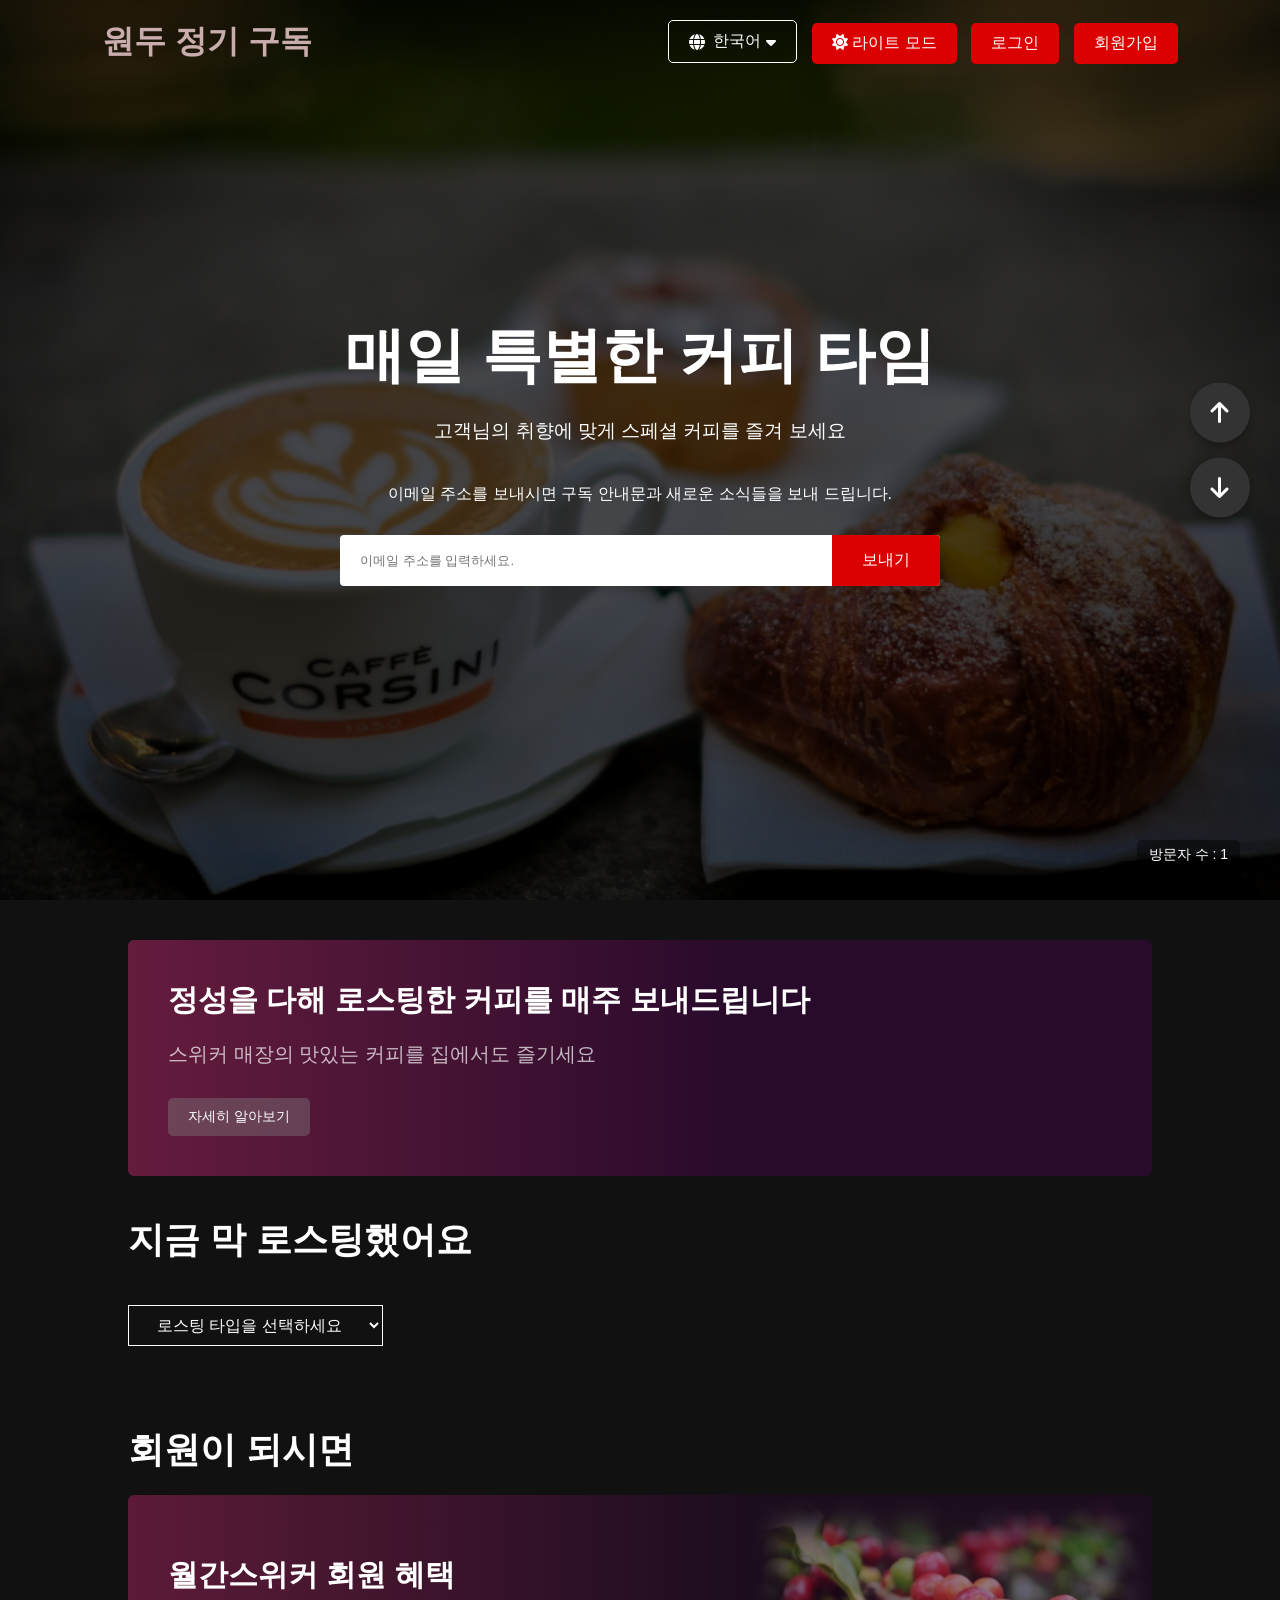
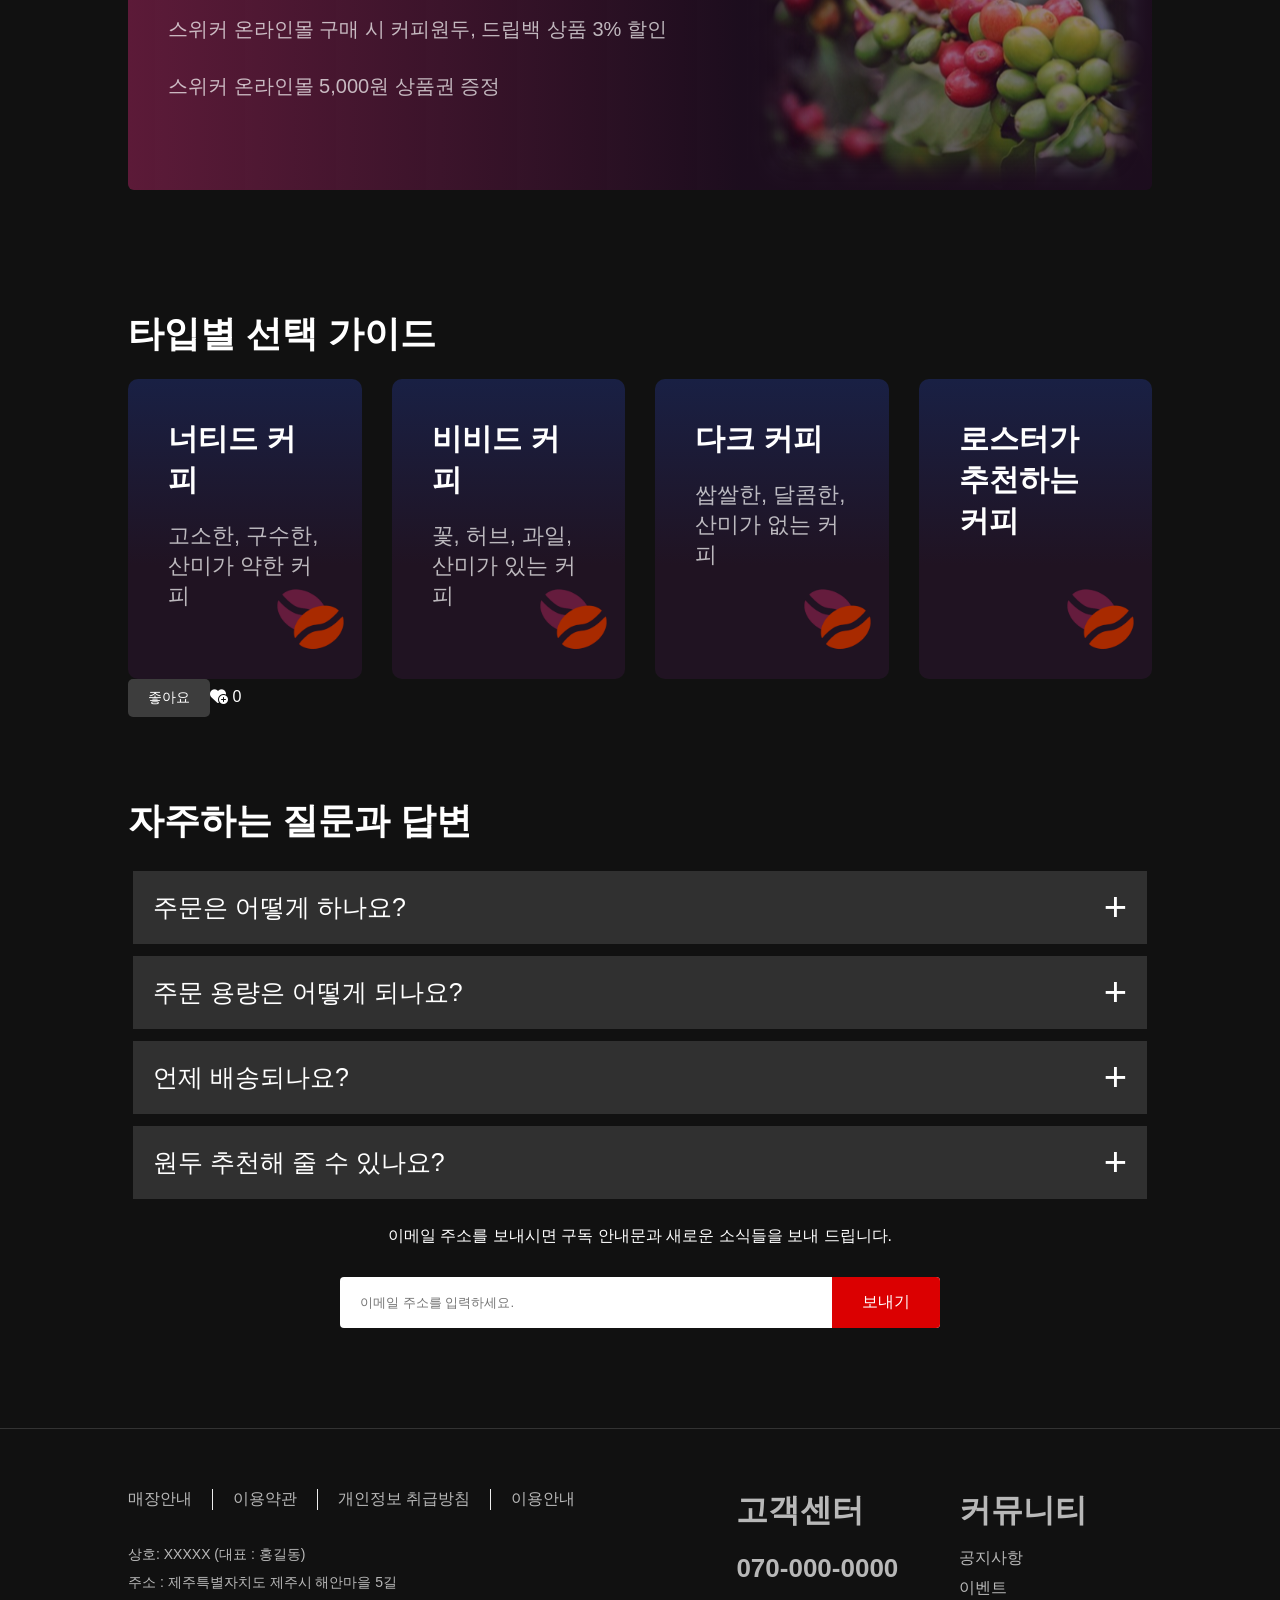
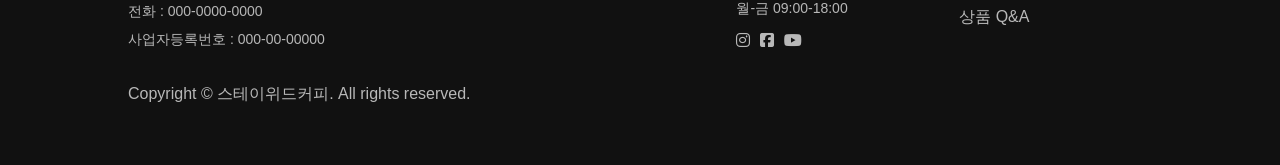
<file: index.html>
<!DOCTYPE html>
<html lang="ko">
<head>
  <meta charset="UTF-8">
  <meta name="viewport" content="width=device-width, initial-scale=1.0">
  <title>원두 정기 구독</title>
  <link rel="stylesheet" href="https://cdnjs.cloudflare.com/ajax/libs/font-awesome/6.5.1/css/all.min.css" integrity="sha512-DTOQO9RWCH3ppGqcWaEA1BIZOC6xxalwEsw9c2QQeAIftl+Vegovlnee1c9QX4TctnWMn13TZye+giMm8e2LwA==" crossorigin="anonymous" referrerpolicy="no-referrer" />
  <link rel="stylesheet" href="style.css">
</head>
<body>
  <!-- 헤더 -->
  <header>
    <nav>
      <a href="#" class="logo" onclick="window.location.reload(); return false;">원두 정기 구독</a>
      <!-- <h1 class="logo">원두정기구독</h1> -->
      <div>
        <button class="lang"><i class="fa-solid fa-globe"></i>한국어 <i class="fa-solid fa-caret-down"></i></button>
        <button id="theme-toggle-btn"><i class="fa-solid fa-sun"></i> 라이트 모드</button>
        <span id="user-status" class="hidden"></span>
        <button id="login-nav-btn">로그인</button>
        <button id="signup-nav-btn">회원가입</button>
        <button id="logout-btn" class="hidden">로그아웃</button>
      </div>
    </nav>
    <div class="header-content">
      <h2>매일 특별한 커피 타임</h2>
      <h3>고객님의 취향에 맞게 스페셜 커피를 즐겨 보세요</h3>
      <p>이메일 주소를 보내시면 구독 안내문과 새로운 소식들을 보내 드립니다.</p>
      <form class="add-email">
        <div class="input-wrapper">
          <input type="email" placeholder="이메일 주소를 입력하세요." required>
          <button type="button" class="clear-btn"><i class="fa-solid fa-xmark"></i></button>
        </div>
        <button type="submit">보내기</button>
      </form>
    </div>

    <div class="visitor-box">
      방문자 수 : <span id="visit">0</span>
    </div>

  </header>

  <!-- 배너 -->
  <section id="banner">
    <div class="banner-content">
      <h3>정성을 다해 로스팅한 커피를 매주 보내드립니다</h3>
      <p>스위커 매장의 맛있는 커피를 집에서도 즐기세요</p>
      <button id="banner-btn">자세히 알아보기</button>
    </div>
    <h2>지금 막 로스팅했어요</h2>
        <div class="select-container">
          <select class="select-menu" id="roast-select">
            <option value="" disabled selected>로스팅 타입을 선택하세요</option>
            <option value="light">라이트 로스트</option>
            <option value="medium">미디엄 로스트</option>
            <option value="dark">다크 로스트</option>
          </select>
          
          <div class="roast-bubble hidden" id="roast-bubble">
            <span class="bubble-close" id="bubble-close"><i class="fa-solid fa-xmark"></i></span>
            <p id="roast-desc"></p>
          </div>
        </div>
  </section>

  <!-- 멤버십 -->
  <section id="membership">
    <h2>회원이 되시면</h2>
    <div class="membership-content">
      <h3>월간스위커 회원 혜택</h3>
      <p>스위커 온라인몰 구매 시 커피원두, 드립백 상품 3% 할인</p>
      <p>스위커 온라인몰 5,000원 상품권 증정</p>
    </div>
  </section>  

  <!-- 가이드 -->
  <section id="choice">
    <h2>타입별 선택 가이드</h2>
    <div class="choice-content">
      <div class="card">
       <h3>너티드 커피</h3> 
       <p>고소한, 구수한, 산미가 약한 커피</p>   
       <div class="bean-img">
        <img src="images/beans.png" alt="">
       </div>    
      </div>
      <div class="card">
        <h3>비비드 커피</h3> 
        <p>꽃, 허브, 과일, 산미가 있는 커피</p>
        <div class="bean-img">
          <img src="images/beans.png" alt="">
         </div>  
      </div>
      <div class="card">
        <h3>다크 커피</h3> 
        <p>쌉쌀한, 달콤한, 산미가 없는 커피</p>
        <div class="bean-img">
          <img src="images/beans.png" alt="">
         </div>  
      </div>
      <div class="card">
        <h3>로스터가 추천하는 커피</h3>     
        <div class="bean-img">
          <img src="images/beans.png" alt="">
         </div>  
      </div>
    </div>
    <div class="like-box">
      <button id="like">좋아요</button><i class="fa-solid fa-heart-circle-plus"></i> <span id="likeCount">0</span></button>
    </div>
  </section>  

  <!-- FAQ -->
  <section id="faq">
    <h2>자주하는 질문과 답변</h2>
    <ul class="accordion">
      <li>
        <input type="radio" name="accordion" id="first">
        <label for="first">주문은 어떻게 하나요?</label>
        <div class="content">          
          <p>스위커 온라인몰에서 주문하셔도 되고, 000-0000-0000으로 전화해서 궁금한 것들을 확인한 후 주문하셔도 됩니다.</p>
        </div>
      </li>
      <li>
        <input type="radio" name="accordion" id="second">
        <label for="second">주문 용량은 어떻게 되나요?</label>
        <div class="content">
          <p>고객님의 취향에 맞는 커피를 매주 또는 격주로 배송합니다. 주문 용량은 원두별로 100g씩, 200g씩 필요한 양을 주문하시면 됩니다. </p>
          <p>같은 종류의 커피로 200g을 주문할 수도 있고, 다른 종류의 커피로 100g씩 2개를 주문하셔도 됩니다.</p>
          <p>홈카페를 위한 100g, 200g 포장과 오피스카페를 위한 500g, 1kg 포장이 있습니다. </p>
        </div>
      </li>
      <li>
        <input type="radio" name="accordion" id="third">
        <label for="third">언제 배송되나요?</label>
        <div class="content">
          <p>매주 목요일에 배송 출발합니다. 제주도내는 금요일에 받으실 수 있고 도외는 토요일에 받으실 수 있습니다. </p>
          <p>단, 목요일이 공휴일이거나 택배 물량이 몰리는 시즌일 경우 하루 이틀 조정될 수 있습니다.</p>
        </div>
      </li>
      <li>
        <input type="radio" name="accordion" id="fourth">
        <label for="fourth">원두 추천해 줄 수 있나요?</label>
        <div class="content">
          <p>'로스터가 추천하는 커피'를 선택하시면 고객님과 상담 후 고객님께 맞는 제품으로 매주 혹은 격주로 배송해 드립니다. </p>
          <p>그 외에 특별히 원하는 원두가 있을 경우 000-0000-0000으로 전화주시면 도와드리겠습니다.</p>
        </div>
      </li>
    </ul>
    <div class="newsletter">
      <p align="center">이메일 주소를 보내시면 구독 안내문과 새로운 소식들을 보내 드립니다.</p>
      <form class="add-email">
        <div class="input-wrapper">
          <input type="email" placeholder="이메일 주소를 입력하세요." required>
          <button type="button" class="clear-btn"><i class="fa-solid fa-xmark"></i></button>
        </div>
        <button type="submit">보내기</button>
      </form>
    </div>
  </section>  

  <!-- 회원가입 모달 -->
  <div class="modal-overlay" id="signup-modal">
    <div class="modal-content">
      <span class="close-btn">&times;</span>
      <h2>회원가입</h2>
      <input type="text" id="signup-id" placeholder="아이디">
      <input type="password" id="signup-pw" placeholder="비밀번호">
      <input type="password" id="signup-pw-confirm" placeholder="비밀번호 확인">
      <div id="signup-error" class="error-msg"></div>
      <button class="submit-btn" id="signup-submit">가입하기</button>
    </div>
  </div>

  <!-- 로그인 모달 -->
  <div class="modal-overlay" id="login-modal">
    <div class="modal-content">
      <span class="close-btn">&times;</span>
      <h2>로그인</h2>
      <input type="text" id="login-id" placeholder="아이디">
      <input type="password" id="login-pw" placeholder="비밀번호">
      <div id="login-error" class="error-msg"></div>
      <button class="submit-btn" id="login-submit">로그인</button>
    </div>
  </div>


  <!-- 배너 버튼 모달 -->
  <div class="modal-overlay" id="banner-modal">
    <div class="modal-content">
      <span class="close-btn">&times;</span>
      <h2>정기 구독 안내</h2>
      <p>
        스위커의 신선한 원두를 매주 또는 격주로 받아보실 수 있습니다.
        고객님의 취향에 맞는 커피를 로스터가 직접 추천해 드립니다.
      </p>
      <p>
        원두는 주문 후 로스팅하여 배송되며
        다양한 로스트 타입을 선택하실 수 있습니다.
      </p>
    </div>
  </div>


  
  <!-- 이벤트 메뉴 모달 -->
  <div class="modal-overlay" id="event-modal">
    <div class="modal-content">
      <span class="close-btn">&times;</span>
      <h2>이벤트 안내</h2>
      <img src="images/event.png" alt="이벤트 이미지">
      <p>신규 회원 가입 시 10% 할인 쿠폰을 제공합니다.</p>
      <p>매주 금요일 원두 20% 할인 이벤트 진행됩니다.</p>
      <p>자세한 내용은 공지사항을 확인해 주세요.</p>
    </div>
  </div> 


    
  <!-- 푸터 -->
  <footer>
    <div class="footer-content">
      <div class="col left">
        <ul class="footer-nav">
          <li><a href="#" id="store-info-btn">매장안내</a></li>
          <li><a href="#">이용약관</a></li>
          <li><a href="#">개인정보 취급방침</a></li>
          <li><a href="#">이용안내</a></li>
        </ul>

        <div class="modal-overlay" id="map-modal">
          <div class="modal-content" style="max-width: 600px;">
            <span class="close-btn">&times;</span>
            <h2>매장 위치</h2>
            <p style="text-align: center; margin-bottom: 15px; color: #555;">경기도 성남시 수정구 창업로 42<br><br>(판교 제2테크노밸리 기업성장센터)</p>
            
            <iframe 
              src="https://maps.google.com/maps?q=경기도%20성남시%20수정구%20창업로%2042&t=&z=16&ie=UTF8&iwloc=&output=embed" 
              width="100%" 
              height="400" 
              style="border:0; border-radius: 8px;" 
              allowfullscreen="" 
              loading="lazy">
            </iframe>
          </div>
        </div>

        <div class="footer-info">
          <p>상호: XXXXX (대표 : 홍길동)</p>
          <p>주소 : 제주특별자치도 제주시 해안마을 5길 </p>
          <p>전화 : 000-0000-0000</p>
          <p>사업자등록번호 : 000-00-00000</p>
        </div>
      </div>
      <div class="col center">
        <h2>고객센터</h2>
        <h3>070-000-0000</h3>
        <p>월-금 09:00-18:00</p>
        <ul class="socials">
          <li><a href="#"><i class="fa-brands fa-instagram"></i></a></li>
          <li><a href="#"><i class="fa-brands fa-square-facebook"></i></a></li>
          <li><a href="#"><i class="fa-brands fa-youtube"></i></a></li>
        </ul>
      </div>
      <div class="col right">
        <h2>커뮤니티</h2>
        <p><a href="#">공지사항</a></p>
        <p><a href="#" id = "event-btn">이벤트</a></p>
        <p><a href="#">상품 Q&A</a></p>
      </div>
    </div>
    <div class="copyright">
      <p>Copyright &copy; 스테이위드커피. All rights reserved.</p>
    </div>

  </footer>  
  <script src="script.js" defer></script>

  <div class="scroll-btns">
    <button id="scroll-top"><i class="fa-solid fa-arrow-up"></i></button>
    <button id="scroll-bottom"><i class="fa-solid fa-arrow-down"></i></button>
  </div>
  
</body>
</html>
</file>
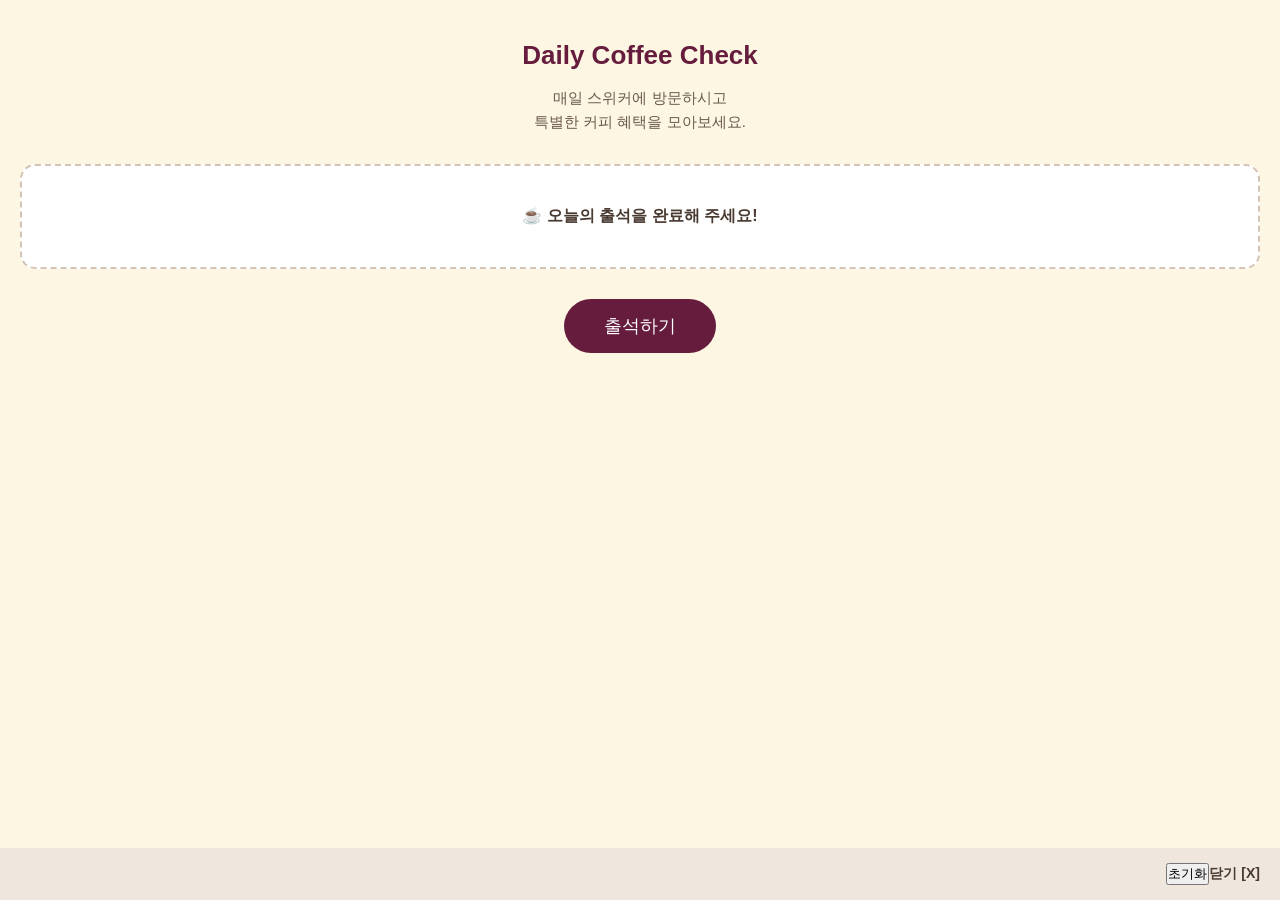
<file: attendancePopup.html>
<!DOCTYPE html>
<html lang="ko">
<head>
    <meta charset="UTF-8">
    <title>스위커 출석 체크</title>
    <style>
        * {
            box-sizing: border-box;
            margin: 0;
            padding: 0;
        }
        body {
            background-color: #FDF6E3; 
            color: #4A3B32; 
            font-family: 'Pretendard', sans-serif;
            text-align: center;
            display: flex;
            flex-direction: column;
            height: 100vh;
        }
        .content {
            flex: 1;
            padding: 40px 20px;
        }
        h1 {
            font-size: 26px;
            margin-bottom: 15px;
            color: #651C3D; 
        }
        p {
            font-size: 15px;
            line-height: 1.6;
            margin-bottom: 30px;
            color: #6A5A4D;
        }
        .stamp-board {
            background: #fff;
            border: 2px dashed #D4C4B7;
            border-radius: 15px;
            padding: 40px 20px;
            margin-bottom: 30px;
            font-weight: bold;
            transition: background-color 0.3s;
        }
        .check-btn {
            background-color: #651C3D;
            color: white;
            border: none;
            padding: 15px 40px;
            font-size: 18px;
            border-radius: 30px;
            cursor: pointer;
            transition: background-color 0.3s;
        }
        .check-btn:hover:not(:disabled) {
            background-color: #4A142D;
        }
        /* 비활성화된 버튼 스타일 */
        .check-btn:disabled {
            background-color: #cccccc;
            color: #777777;
            cursor: not-allowed;
        }
        .footer {
            background-color: #EFE6DD;
            padding: 15px 20px;
            display: flex;
            justify-content: flex-end; /* 우측 정렬로 변경 */
            align-items: center;
        }
        .close-btn {
            background: none;
            border: none;
            color: #4A3B32;
            cursor: pointer;
            font-weight: bold;
            font-size: 14px;
        }
    </style>
</head>
<body>
    <div class="content">
        <h1>Daily Coffee Check</h1>
        <p>매일 스위커에 방문하시고<br>특별한 커피 혜택을 모아보세요.</p>
        
        <div class="stamp-board" id="stamp-board">
            ☕ 오늘의 출석을 완료해 주세요!
        </div>
        
        <button class="check-btn" id="check-btn" onclick="attend()">출석하기</button>
    </div>

    <div class="footer">
        <button class="reset-btn" onclick="resetAttendance()">초기화</button>
        <button class="close-btn" onclick="window.close()">닫기 [X]</button>
    </div>

    <script>
        // 화면이 로드될 때 출석 상태 확인
        document.addEventListener('DOMContentLoaded', () => {
            const today = new Date().toLocaleDateString();
            const lastAttend = localStorage.getItem('lastAttendanceDate');

            // 오늘 이미 출석했다면 UI를 완료 상태로 변경
            if (lastAttend === today) {
                setCompletedUI();
            }
        });

        // 출석하기 버튼 동작
        function attend() {
            const today = new Date().toLocaleDateString();
            
            // 로컬 스토리지에 오늘 날짜 저장
            localStorage.setItem('lastAttendanceDate', today);
            
            // 화면 UI 변경
            setCompletedUI();
            alert('오늘의 출석이 완료되었습니다!');
        }
        
        // 출석 완료 상태 UI 변경 함수
        function setCompletedUI() {
            const btn = document.getElementById('check-btn');
            const board = document.getElementById('stamp-board');
            
            // 오늘 날짜 문자열 생성
            const todayString = new Date().toLocaleDateString();

            btn.innerText = '오늘 출석 완료';
            btn.disabled = true; // 버튼 비활성화
            
            // 백틱(`)을 사용하여 날짜 변수(todayString) 삽입
            board.innerHTML = `☕ 오늘(${todayString}) 출석이 완료되었습니다!<br><br>내일 다시 방문해 주세요.`;
            board.style.backgroundColor = '#EFE6DD';
        }

        function resetAttendance() {
            // 로컬 스토리지 데이터 삭제
            localStorage.removeItem('lastAttendanceDate');
            
            // 화면 UI 초기화
            const btn = document.getElementById('check-btn');
            const board = document.getElementById('stamp-board');

            btn.innerText = '출석하기';
            btn.disabled = false; // 버튼 활성화
            
            board.innerHTML = '☕ 오늘의 출석을 완료해 주세요!';
            board.style.backgroundColor = '#fff';

            alert('출석 기록이 초기화되었습니다.');
        }
    </script>

</body>
</html>
</file>
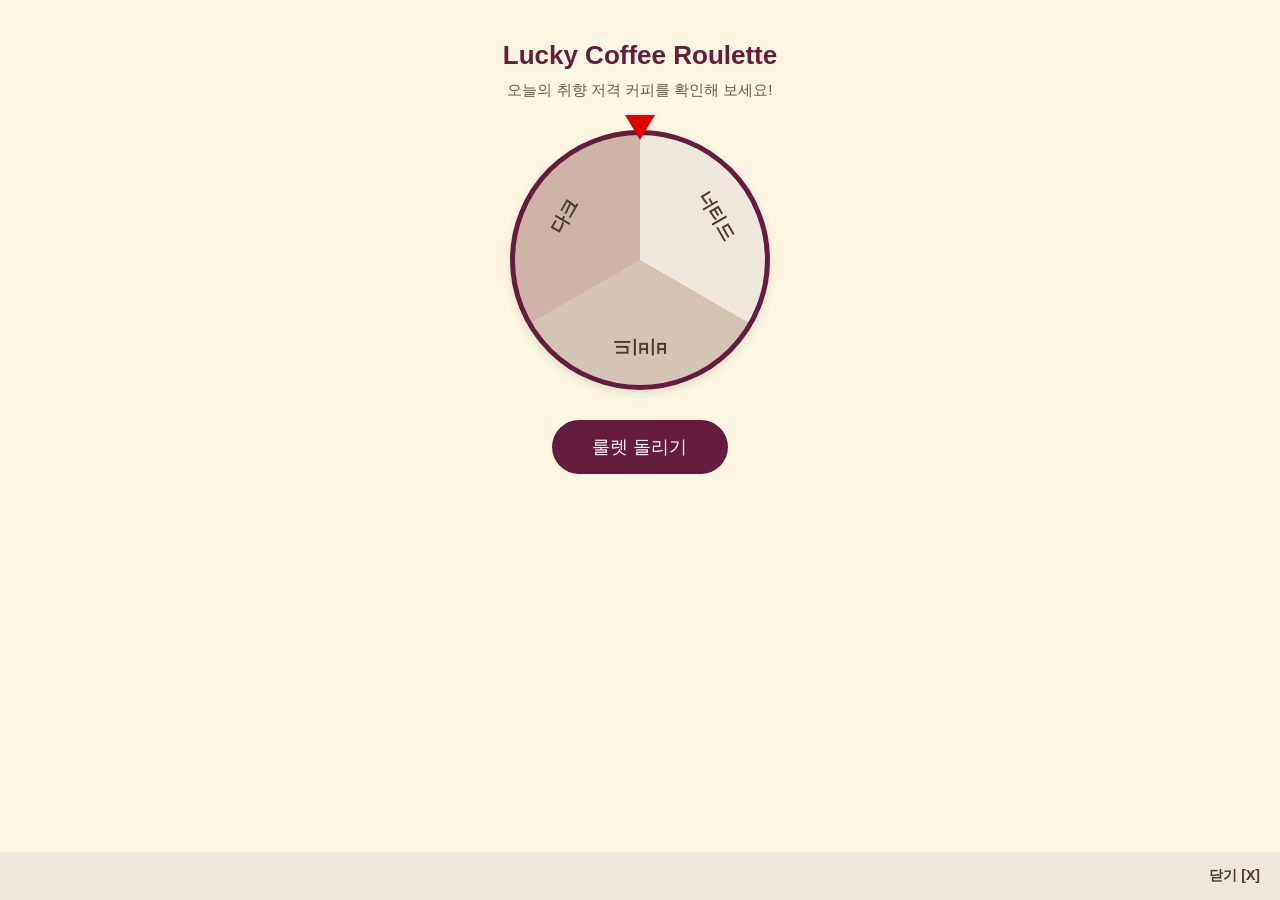
<file: roulette.html>
<!DOCTYPE html>
<html lang="ko">
<head>
    <meta charset="UTF-8">
    <title>오늘의 행운의 커피 룰렛</title>
    <style>
        * {
            box-sizing: border-box;
            margin: 0;
            padding: 0;
        }
        body {
            background-color: #FDF6E3;
            color: #4A3B32;
            font-family: 'Pretendard', sans-serif;
            text-align: center;
            display: flex;
            flex-direction: column;
            height: 100vh;
        }
        .content {
            flex: 1;
            padding: 40px 20px;
            display: flex;
            flex-direction: column;
            align-items: center;
        }
        h1 {
            font-size: 26px;
            margin-bottom: 10px;
            color: #651C3D;
        }
        p {
            font-size: 15px;
            margin-bottom: 30px;
            color: #6A5A4D;
        }
        /* 룰렛 컨테이너 및 휠 디자인 */
        .roulette-container {
            position: relative;
            width: 260px;
            height: 260px;
            margin-bottom: 30px;
        }
        .pointer {
            position: absolute;
            top: -15px;
            left: 50%;
            transform: translateX(-50%);
            width: 0;
            height: 0;
            border-left: 15px solid transparent;
            border-right: 15px solid transparent;
            border-top: 25px solid #db0001;
            z-index: 10;
        }
        .wheel {
            width: 100%;
            height: 100%;
            border-radius: 50%;
            border: 5px solid #651C3D;
            background: conic-gradient(
                #EFE6DD 0deg 120deg, 
                #D4C4B7 120deg 240deg, 
                #CDB4A7 240deg 360deg
            );
            transition: transform 3s cubic-bezier(0.1, 0.7, 0.1, 1);
            position: relative;
            overflow: hidden;
            box-shadow: 0 4px 10px rgba(0,0,0,0.1);
        }
        /* 룰렛 텍스트 영역 분할 및 회전 배치 */
        .segment {
            position: absolute;
            width: 100%;
            height: 100%;
            font-size: 18px;
            font-weight: bold;
            color: #4A3B32;
        }
        .segment-1 { transform: rotate(60deg); }
        .segment-2 { transform: rotate(180deg); }
        .segment-3 { transform: rotate(300deg); }
        
        .segment-text {
            padding-top: 25px;
        }
        .spin-btn {
            background-color: #651C3D;
            color: white;
            border: none;
            padding: 15px 40px;
            font-size: 18px;
            border-radius: 30px;
            cursor: pointer;
            transition: background-color 0.3s;
        }
        .spin-btn:hover:not(:disabled) {
            background-color: #4A142D;
        }
        .spin-btn:disabled {
            background-color: #cccccc;
            color: #777777;
            cursor: not-allowed;
        }
        .footer {
            background-color: #EFE6DD;
            padding: 15px 20px;
            display: flex;
            justify-content: flex-end;
            align-items: center;
        }
        .close-btn {
            background: none;
            border: none;
            color: #4A3B32;
            cursor: pointer;
            font-weight: bold;
            font-size: 14px;
        }
    </style>
</head>
<body>
    <div class="content">
        <h1>Lucky Coffee Roulette</h1>
        <p>오늘의 취향 저격 커피를 확인해 보세요!</p>
        
        <div class="roulette-container">
            <div class="pointer"></div>
            <div class="wheel" id="wheel">
                <div class="segment segment-1"><div class="segment-text">너티드</div></div>
                <div class="segment segment-2"><div class="segment-text">비비드</div></div>
                <div class="segment segment-3"><div class="segment-text">다크</div></div>
            </div>
        </div>
        
        <button class="spin-btn" id="spin-btn" onclick="spinWheel()">룰렛 돌리기</button>
    </div>
    
    <div class="footer">
        <button class="close-btn" onclick="window.close()">닫기 [X]</button>
    </div>

    <script>
        let currentRotation = 0;
        let isSpinning = false;

        function spinWheel() {
            if (isSpinning) return;
            isSpinning = true;

            const wheel = document.getElementById('wheel');
            const btn = document.getElementById('spin-btn');
            
            // 버튼 비활성화
            btn.disabled = true;

            // 추가 회전 각도 생성 (기본 5바퀴 + 랜덤 각도)
            const randomDegree = Math.floor(Math.random() * 360) + 1800; 
            currentRotation += randomDegree;
            
            // 휠 회전
            wheel.style.transform = `rotate(${currentRotation}deg)`;

            // 애니메이션 종료 시간(3초)에 맞춰 결과 출력
            setTimeout(() => {
                isSpinning = false;
                btn.disabled = false;
                
                // 최종 각도에 따른 위치 계산
                const actualDegree = (360 - (currentRotation % 360)) % 360;
                let result = '';

                if (actualDegree >= 0 && actualDegree < 120) {
                    result = '너티드 커피';
                } else if (actualDegree >= 120 && actualDegree < 240) {
                    result = '비비드 커피';
                } else {
                    result = '다크 커피';
                }

                alert(`축하합니다! 오늘의 추천 커피는 [${result}] 입니다.`);
            }, 3000);
        }
    </script>
</body>
</html>
</file>
<file: style.css>
/* CSS 리셋 및 기본 설정 */
* { margin: 0; 
  padding: 0; 
  box-sizing: border-box;
}

/* ---- 전체 적용 ---- */
body { 
  background-color: #111;   /* 배경색 */
  color: #fff;   /* 글자색 */
  font-family: 'Pretendard', sans-serif; 
}
section { 
  padding: 40px 10%; 
}
section h2 { 
  font-size: 36px; 
  margin-bottom: 20px; 
}
section h3 { 
  font-size: 30px; 
  font-weight: 600; 
  margin-bottom: 20px; 
}

/* ----  헤더 영역 ---- */
header {
  width: 100%;   /* 너비 100% */
  height: 100vh; /* 뷰포트 높이 */
  background: linear-gradient(rgba(0, 0, 0, 0.7), rgba(0, 0, 0, 0.7)), url(images/header-bg2.jpg) center no-repeat;
  background-size: cover; 
  padding: 10px 8%;  /* 상하 10px, 좌우 8% */
  position: relative; /* 상대 위치 */
}
nav { 
  display: flex; /* 플렉스 박스 레이아웃 사용 */
  justify-content: space-between;  /* 가로 정렬 */
  align-items: center;  /* 세로 정렬 */
  padding: 10px 0; 
}
nav .logo { 
  font-size:32px;   /* 글자 크기 */
  color: #c9adad; /* 글자색 */
  cursor: pointer;  /* 커서 포인터 */
  text-decoration: none; /* 밑줄, 취소선 제거 */
  font-weight: bold;  /* 글자를 굵게 표시 */
}  

.nav-buttons { 
  display: flex; /* 내부 요소들을 가로 방향으로 정렬하기 위해 Flexbox 레이아웃 사용 */
  align-items: center; /* 세로 방향 기준으로 가운데 정렬 */
  gap: 10px; /* 각 버튼 사이의 간격을 10px로 설정 */
}
nav button, .auth-btn {
  border: 0;  /* 테두리 없음 */
  outline: 0; /* 아웃라인 없음 */
  border-radius: 5px; /* 테두리 반경 */
  background-color: #db0001;  /* 배경색 */
  color: #fff; /* 글자색 */
  padding: 10px 20px; /* 안쪽 여백 */
  margin-left: 10px;  /* 왼쪽 마진 */
  font-size: 16px;    /* 글자 크기 */
  cursor: pointer;    /* 커서 포인터 */
}
.lang { 
  display: inline-flex; /* 인라인 플렉스 박스 레이아웃 사용 */
  align-items: center;  /* 세로 정렬 */
  border: 1px solid #fff; /* 테두리 */
  background-color: transparent; /* 배경색 투명 */
}
.lang i:nth-child(1) {  
  margin-right: 8px;   /* .lang 요소 안에 있는 첫 번째 i 아이콘 오른쪽에 8px 여백을 줌 */
}

.lang i:nth-child(2) { 
  margin-left: 5px;    /* .lang 요소 안에 있는 두 번째 i 아이콘 왼쪽에 5px 여백을 줌 */
}

/* 로그인 후 상태 */
#user-status { 
  font-size: 14px; 
  margin-right: 10px; 
  color: #ccc; 
}
.hidden { 
  display: none !important; 
}

/* 모달 스타일 */
.modal-overlay {
  position: fixed; 
  top: 0; left: 0; 
  width: 100%; 
  height: 100%;
  background: rgba(0,0,0,0.85); 
  display: flex; 
  justify-content: center;
  align-items: center; 
  z-index: 1000; 
  visibility: hidden; 
  opacity: 0;
  transition: 0.3s;
}
.modal-overlay.active { 
  visibility: visible; 
  opacity: 1; 
}
.modal-content {
  background: #222; 
  padding: 40px; 
  border-radius: 10px; 
  width: 100%;
  max-width: 400px; 
  position: relative; 
  border: 1px solid #444;
}
.modal-content h2 { 
  margin-bottom: 20px; 
  text-align: center; 
  color: #db0001; }
.modal-content input {
  width: 100%; 
  padding: 12px; 
  margin-bottom: 15px; 
  border-radius: 4px;
  border: 1px solid #444; 
  background: #111; 
  color: #fff; 
  outline: none;
}
.modal-content .error-msg { 
  color: #ff4d4d; 
  font-size: 13px; 
  margin-top: -10px; 
  margin-bottom: 10px; 
  min-height: 18px; }
.modal-content .close-btn { 
  position: absolute; 
  top: 15px; right: 20px; 
  font-size: 24px; 
  cursor: pointer; 
}
.modal-content img {
  width: 100%;
  border-radius: 10px;
}
.modal-content img:hover{
  transform: scale(1.05);
}
.submit-btn { 
  width: 100%; 
  background: #db0001; 
  color: white; 
  border: none; 
  padding: 12px; 
  border-radius: 4px; 
  cursor: pointer; 
  font-size: 16px; 
}

.header-content {  
  position: absolute;  /* 절대 위치 */
  left: 50%;  /* 왼쪽에서 50% */
  top: 50%;   /* 위에서 50% */
  transform: translate(-50%, -50%); /* 수직, 수평 가운데 정렬 */
  text-align: center; 
  width: 90%;
}
.header-content h2 { 
  font-size: 60px;  /* 글자 크기 */
  line-height: 1.4; /* 줄 높이 */
  font-weight: 600; /* 글자 굵기 */
  max-width: 650px;  /* 최대 너비 */
  /* margin-bottom: 20px;  하단 마진 */
  margin: 0 auto 20px;
}
.header-content h3 {
  font-weight: 400;  /* 글자 굵기 */
  margin-bottom: 40px;  /* 하단 마진 */
}
.add-email { 
  background-color: #fff;  /* 배경색 */
  border-radius: 4px;     /* 테두리 반경 */
  margin-top: 30px;       /* 상단 마진 */
  display: flex;     /* 플렉스 박스 레이아웃 사용 */
  align-items: center;    /* 세로 정렬 */
  overflow: hidden;       /* 오버플로우 숨김 */
  max-width: 600px; 
  margin-left: auto; 
  margin-right: auto; 
}
.input-wrapper {
  position: relative;
  flex: 1;           /* 기존 input에서 이동 */
  margin-left: 20px; /* 기존 input에서 이동 */
  display: flex;
}

.add-email input { /* .add-email의 input 요소 */
  border: 0;  /* 테두리 없음 */
  outline: 0; /* 아웃라인 없음 */
  width: 100%;       /* flex: 1 대신 width 100% 사용 */
  padding: 15px 0;
  padding-right: 30px; /* X 버튼이 텍스트를 가리지 않도록 우측 여백 확보 */
}
.add-email button { 
  border: 0; /* 테두리 없음 */
  background-color: #db0001; /* 배경색 */
  color: #fff; /* 글자색 */
  font-size: 16px;  /* 글자 크기 */
  padding: 15px 30px; /* 안쪽 여백 */
  cursor: pointer;  /* 커서 포인터 */
}
/* ---- 반응형 (헤더)  ----- */
@media only screen and (max-width: 768px) {
  .logo {
    font-size: 20px;
  }
  nav button {
    padding: 5px 10px;
  }
  .lang {
    padding: 4px 8px;
  }
  .header-content {
    position: unset;   
    transform: none;
    padding-top: 150px;
  }
  .header-content h2 {
    font-size: 48px;
    line-height: 50px;
  }
  .header-content h3 {
    font-size: 20px;
  }
  .add-email button {
    font-size: 12px;
    padding: 10px 15px;
  }
}

/* ------ 배너 영역 ------ */  
.banner-content { 
  border-radius: 6px; 
  background: linear-gradient(to right, #651c3d 0%, #280a2b 60%); 
  padding: 40px; 
  margin-bottom: 40px; 
}
#banner p {
  font-size: 20px;
  color: rgba(255, 255, 255, 0.7);
  margin-bottom: 30px;
}
#banner button {
  border: 0;
  outline: 0;
  border-radius: 5px;
  background: rgba(128, 128, 128, 0.4);
  padding: 10px 20px;
  color: #fff;
  font-size: 14px;
  font-weight: 500;
  cursor: pointer;
}    
.select-menu {
  border: 1px solid #fff;  /* 테두리 */
  background-color: transparent;   /* 배경색 투명 */
  color: #fff;
  padding: 10px 24px;  /* 안쪽 여백 */
  margin-top: 20px;  /* 위쪽 마진 */
  font-size: 16px;  /* 글자 크기 */
}
.select-menu option {
  background-color: #2b2b2b;  /* 배경색 */
  color: #fff;  /* 글자색 */
}

/* ------ 멤버십 영역 ------ */
.membership-content {
  border-radius: 6px; 
  background: linear-gradient(to right, rgb(101, 28, 61, 0.9) 0%, rgba(40, 10, 43, 0.5) 60%), url(images/membership-bg.png) no-repeat right center;
  padding: 60px 40px;
  margin-bottom: 40px;
}
.membership-content p {
  font-size: 20px;
  color: rgba(255, 255, 255, 0.7);
  margin-bottom: 30px;
}

/* ----- 선택 가이드 영역 ----- */
#choice p {
  font-size: 22px;
  color: rgba(255, 255, 255, 0.7);
  margin-bottom: 30px;
}
.choice-content { 
  display: flex; 
  flex-wrap: wrap; 
  align-items: center;
  gap: 30px; 
}
.card { 
  flex: 1;
  border: 0;
  outline: 0;
  border-radius: 10px;
  background: linear-gradient(to bottom, rgba(25,32,68,1) 0%, rgba(32,19,34,1) 62%);
  padding: 40px;
  height: 300px;
  position:relative;
}
.bean-img {
  width:80px;
  position: absolute;
  bottom: 20px;
  right: 10px;
}
.bean-img img {
  width: 100%;
  height: auto;
}

/* ---- 반응형 (선택 가이드 영역) ---- */
@media only screen and (max-width: 768px) {
  .card {
    flex-basis: 100%;
  }
}
@media only screen and (min-width: 769px) and (max-width: 1220px) {
  .card {
    flex-basis: calc(50% - 15px);
  }
}

/* ----- FAQ 영역 ----- */

.faq .accordion {
  width: 100%;
  max-width: 750px;
  margin: 60px auto;
} 
.accordion li { 
  list-style: none;
  width: 100%;
  padding: 5px;
}
.accordion li label {
  display: flex;
  align-items: center;
  padding: 20px;
  font-size: 25px;
  font-weight: 500;
  background: #303030;
  margin-bottom :2px;
  cursor: pointer;
  position: relative;
}
.accordion li label::after {
  content: '\2b';
  font-size: 40px;
  position: absolute;
  right: 20px;  
  transition: 0.5s;
}
.accordion .content { 
  background: #3b3b3b; 
  font-size: 22px;
  line-height: 1.6;
  text-align: left;
  padding: 0 20px;
  max-height: 0;
  overflow: hidden;
}
.accordion input[type="radio"] { 
  display: none; 
}
/* input[type="radio"]에 체크하면 */
.accordion input[type="radio"]:checked + label + .content { 
  max-height: 200px; 
  padding: 20px; 
}
.accordion input[type="radio"]:checked + label::after {  /* input[type="radio"]에 체크하면 */
  transform: rotate(-135deg);
}
.newsletter {
  padding: 20px 10%;
}

/* ------ 푸터 영역 ------ */
footer { 
  padding: 60px 10%; 
  border-top: 1px solid #333; 
  margin-top: 40px; 
}
.footer-content { 
  display: flex; 
  justify-content: space-between; 
  align-items: start;
  gap: 30px; 
}
.footer-content a {
  color: rgba(255, 255, 255, 0.7);
  font-size: 16px;
  text-decoration: none;
}
.left {
  flex-basis: 60%;
}
.center,
.right {
  flex-basis: 20%;  
  vertical-align: top;
}
.col h2 { 
  color: rgba(255, 255, 255, 0.7);
  font-size: 32px;
  margin-bottom: 20px;
}
.col h3 {
  color: rgba(255, 255, 255, 0.7);
  font-size: 26px;
  margin-bottom: 20px;
}   
.footer-nav { 
  display: flex;
  justify-content: start;
  align-items: center;
  gap: 20px;
  list-style: none;
  margin-bottom: 40px; 
}
.footer-nav li:not(:last-child) {
  padding-right: 20px;
  border-right: 1px solid #eee;
}
.footer-info {
  margin-top: 20px;
  color: rgba(255, 255, 255, 0.7);
}
.socials {
  display: flex;
  justify-content: start;
  align-items: center;
  gap: 10px;
  list-style: none;
}
.socials a {
  color: rgba(255, 255, 255, 0.7);
  font-size: 16px;
}
.copyright {
  margin-top: 20px;
  color: rgba(255, 255, 255, 0.7);
  font-size: 16px;
} 
.footer-content p {
  font-size: 14px;
  line-height: 0.6;
  color: rgba(255, 255, 255, 0.7);
  margin-bottom: 20px;
}

/* ---- 반응형 (푸터) ---- */
@media only screen and (max-width: 768px) {
  .footer-content {
    display: flex;
    flex-direction: column;
  }
  .col {
    flex-basis: 100%;
  }
  .col h2 {
    color: rgba(255, 255, 255, 0.7);
    font-size: 28px;
    margin-bottom: 20px;
  }
  .col h3 {
    color: rgba(255, 255, 255, 0.7);
    font-size: 18px;
    margin-bottom: 20px;
  }
}

/* 이메일 입력창 X 버튼 (기존 버튼 스타일 강제 초기화) */
.clear-btn {
    position: absolute;
    right: 5px;
    top: 50%;
    transform: translateY(-50%);
    background-color: transparent !important; /* 기존 빨간색 배경 강제 투명화 */
    color: #333 !important; /* X 아이콘 색상 지정 */
    border: none;
    padding: 0 !important; /* 기존 버튼 여백 강제 제거 */
    width: auto !important;
    min-width: 0 !important;
    cursor: pointer;
    display: none; /* 기본 상태 숨김 */
}

/* 텍스트 입력 시 X 버튼 표시 */
.input-wrapper.has-value .clear-btn {
    display: block;
}


/* 화면 이동 버튼 스타일 수정 (우측 중앙 고정, 크기 확대) */
.scroll-btns {
    position: fixed;
    top: 50%; /* 화면 세로 중앙에 위치 */
    transform: translateY(-50%); /* 정확한 세로 중앙 정렬을 위한 보정 */
    right: 30px; /* 우측 여백 */
    display: flex;
    flex-direction: column;
    gap: 15px; /* 버튼 사이의 간격 확대 */
    z-index: 1000;
}

.scroll-btns button {
    width: 60px; /* 기존 40px에서 60px로 버튼 너비 확대 */
    height: 60px; /* 기존 40px에서 60px로 버튼 높이 확대 */
    border-radius: 50%;
    background-color: #333;
    color: white;
    border: none;
    cursor: pointer;
    font-size: 24px; /* 내부 폰트(아이콘) 크기 확대 */
    box-shadow: 0 4px 8px rgba(0,0,0,0.3); /* 그림자 효과 강화로 시인성 확보 */
    transition: background-color 0.3s ease;
}

.scroll-btns button:hover {
    background-color: #555;
}

.card {
  transition: 0.3s;
}

.card:hover {
  transform: translateY(-10px);
}

/* 방문자 표시 */
.visitor-box {
  position: absolute;
  right: 40px;
  bottom: 30px;
  color: #fff;
  font-size: 14px;
  background: rgba(0,0,0,0.4);
  padding: 6px 12px;
  border-radius: 5px;
}

/* 좋아요 버튼 (배너 버튼과 동일 스타일) */
#like{
  border: 0;
  outline: 0;
  border-radius: 5px;
  background:rgba(128,128,128,0.4);
  padding: 10px 20px;
  color: #fff;
  font-size: 14px;
  font-weight: 500;
  cursor: pointer;
}

/* 버튼 hover 효과 */
#like:hover{
  background:rgba(128,128,128, 0.6);
}

/* 좋아요 숫자 강조 */
#count{
  font-weight: bold;
  margin-left: 5px;
}

/* 출석 리셋 버튼 */
.reset-btn {
  background: none;
  border: 1px solid #4A3B32;
  color: #4A3B32;
  padding: 5px 10px;
  border-radius: 5px;
  cursor: pointer;
  font-size: 12px;
  transition: 0.3s;
}
.reset-btn:hover {
  background-color: #4A3B32;
  color: #FDF6E3;
}


/* 셀렉트 박스와 말풍선 컨테이너 */
.select-container {
  display: inline-flex;
  align-items: center;
  position: relative;
  margin-top: 20px;
}

.select-container .select-menu {
  margin-top: 0; /* 기존 마진 제거 */
}

/* 말풍선 기본 스타일 */
.roast-bubble {
  position: absolute;
  left: 100%; /* 셀렉트 박스 우측에 배치 */
  margin-left: 20px;
  background-color: #87b355; 
  color: #fff;
  padding: 15px 30px 15px 20px;
  border-radius: 8px;
  font-size: 15px;
  width: max-content;
  max-width: 350px;
  box-shadow: 0 4px 10px rgba(0,0,0,0.3);
  z-index: 10;
  transition: opacity 0.3s ease;
}
                                                                                                                                                                 
/* 말풍선 좌측 꼬리 생성 */
.roast-bubble::before {
  content: '';
  position: absolute;
  top: 50%;
  left: -10px;
  transform: translateY(-50%);
  border-width: 10px 10px 10px 0;
  border-style: solid;
  border-color: transparent #db0001 transparent transparent;
}

/* 말풍선 닫기(X) 버튼 */
.bubble-close {
  position: absolute;
  top: 8px;
  right: 12px;
  font-size: 16px;
  cursor: pointer;
  color: #fff;
}

/* 요소 숨김 상태 클래스 */
.roast-bubble.hidden {
  display: none;
  opacity: 0;
}

/* 반응형 처리: 화면이 작을 때 말풍선을 셀렉트 박스 아래로 이동 */
@media only screen and (max-width: 768px) {
  .select-container {
    flex-direction: column;
    align-items: flex-start;
  }
  .roast-bubble {
    left: 0;
    top: 100%;
    margin-left: 0;
    margin-top: 15px;
  }
  /* 말풍선 꼬리를 상단으로 변경 */
  .roast-bubble::before {
    top: -10px;
    left: 20px;
    transform: none;
    border-width: 0 10px 10px 10px;
    border-color: transparent transparent #db0001 transparent;
  }
}

/* ---- 라이트 모드 스타일 ---- */
/* body에 .light-mode 클래스가 추가될 때 하위 요소들의 스타일을 변경합니다. */

body.light-mode {
  background-color: #fdf6e3; 
  color: #333; 
}

body.light-mode header {
  background: linear-gradient(rgba(255, 255, 255, 0.7), rgba(255, 255, 255, 0.7)), url(images/header-bg.jpg) center no-repeat;
  background-size: cover; 
}

body.light-mode nav .logo {
  color: #651c3d;
}

body.light-mode #user-status {
  color: #555;
}

body.light-mode .modal-content {
  background: #fff;
  border: 1px solid #ccc;
  color: #333;
}

body.light-mode .modal-content input {
  background: #f9f9f9;
  border: 1px solid #aaa;
  color: #333;
}

body.light-mode .banner-content {
  background: linear-gradient(to right, #e2c2c6 0%, #d4b4b7 60%);
}

body.light-mode #banner p,
body.light-mode .membership-content p,
body.light-mode #choice p {
  color: #555;
}

body.light-mode .membership-content {
  background: linear-gradient(to right, rgba(226, 194, 198, 0.9) 0%, rgba(212, 180, 183, 0.5) 60%), url(images/membership-bg.png) no-repeat right center;
}

body.light-mode .card {
  background: #fff;
  border: 1px solid #ddd;
  box-shadow: 0 4px 8px rgba(0,0,0,0.1);
}

body.light-mode .accordion li label {
  background: #eee;
  color: #333;
}

body.light-mode .accordion .content {
  background: #fafafa;
  color: #333;
}

body.light-mode footer {
  border-top: 1px solid #ddd;
}

body.light-mode .col h2, 
body.light-mode .col h3, 
body.light-mode .footer-info, 
body.light-mode .copyright, 
body.light-mode .footer-content p,
body.light-mode .footer-content a,
body.light-mode .socials a {
  color: #333;
}

body.light-mode .select-menu {
  border: 1px solid #333;
  color: #333;
}

body.light-mode .select-menu option {
  background-color: #fff;
  color: #333;
}
</file>
